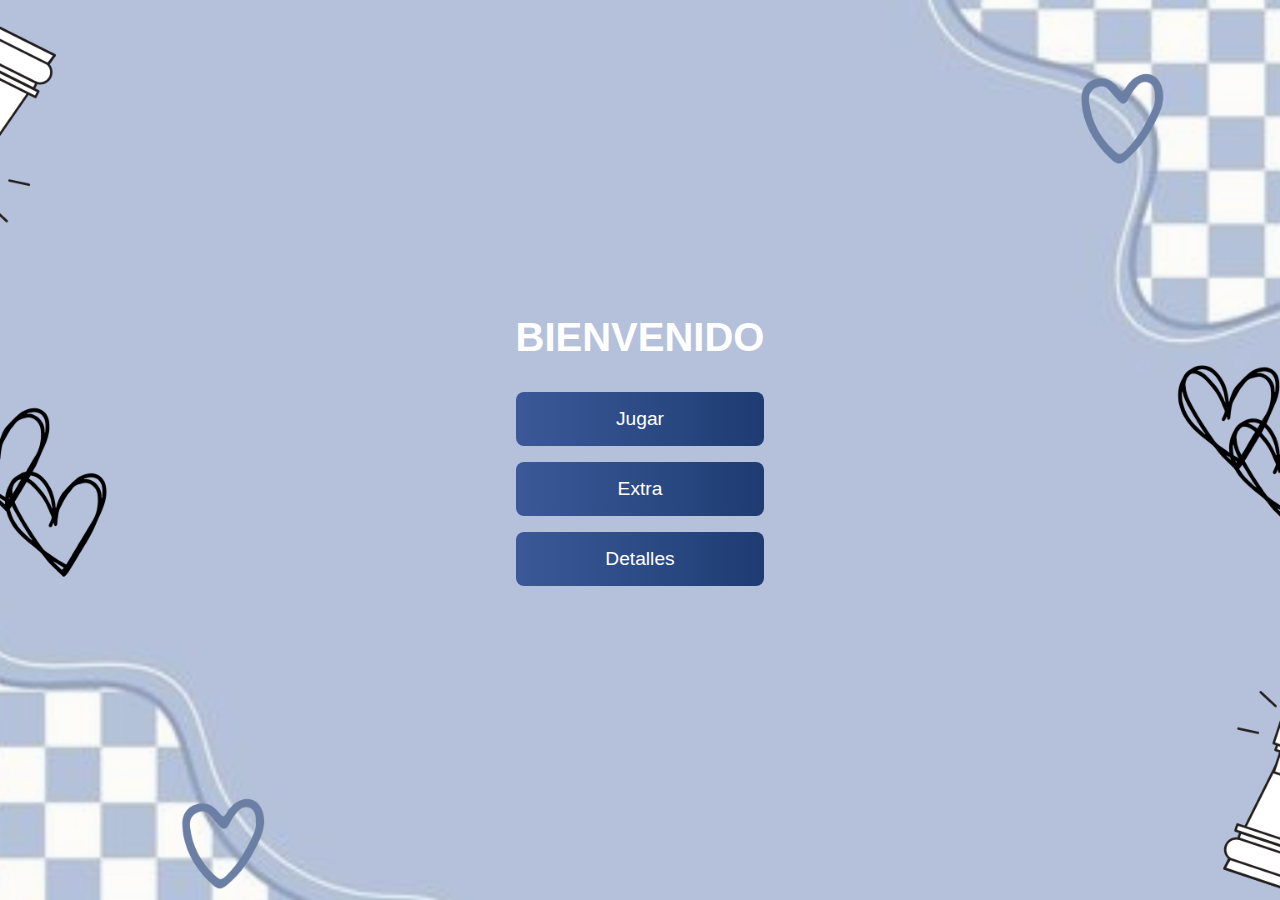
<file: index.html>
<!DOCTYPE html>
<html lang="es">
<head>
    <meta charset="UTF-8">
    <meta name="viewport" content="width=device-width, initial-scale=1.0">
    <title>Página Principal</title>
    <link rel="stylesheet" href="styles.css">
</head>
<body>
    <div class="overlay"></div>
    <div class="container">
        <h1>BIENVENIDO</h1>
        <div class="button-container">
            <a href="jugar.html" class="button">Jugar</a>
            <a href="extra.html" class="button">Extra</a>
            <a href="detalle.html" class="button">Detalles</a>
        </div>
    </div>
</body>
</html>
</file>
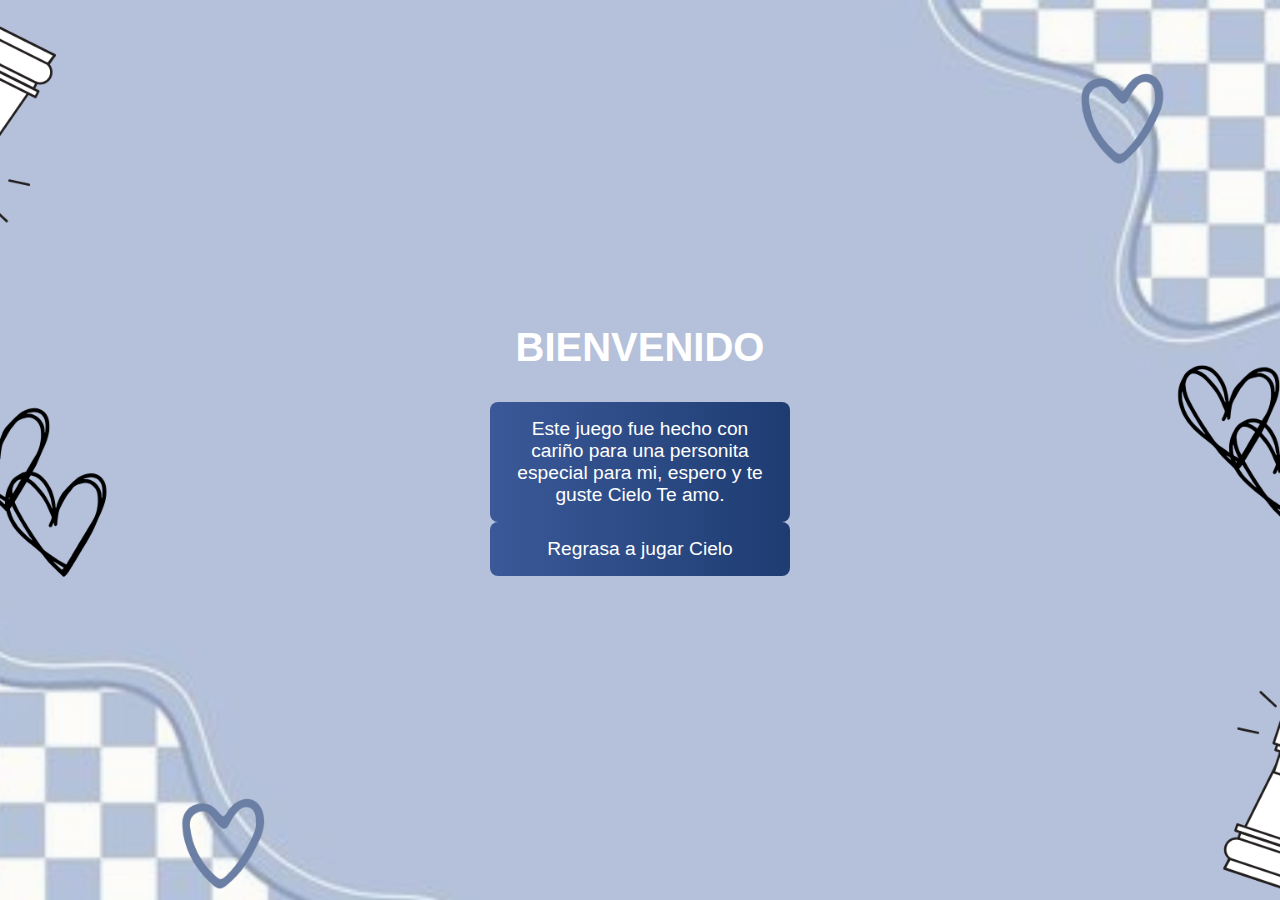
<file: detalle.html>
<!DOCTYPE html>
<html lang="es">
<head>
    <meta charset="UTF-8">
    <meta name="viewport" content="width=device-width, initial-scale=1.0">
    <title>Página Principal</title>
    <link rel="stylesheet" href="styles.css">
</head>
<body>
    <div class="overlay"></div>
    <div class="container">
        <h1>BIENVENIDO</h1>
            <section>
                    <div class="text-container">
                            <p>Este juego fue hecho con cariño para una personita especial para mi, espero y te guste Cielo
                                Te amo. <br>
                            </p>

                    </div>

            </section>

            <section>
                <div class="button-container">
            
                    <a href="index.html" class="button">Regrasa a jugar Cielo</a>
                </div>

            </section>

    </div>
</body>
</html>
</file>
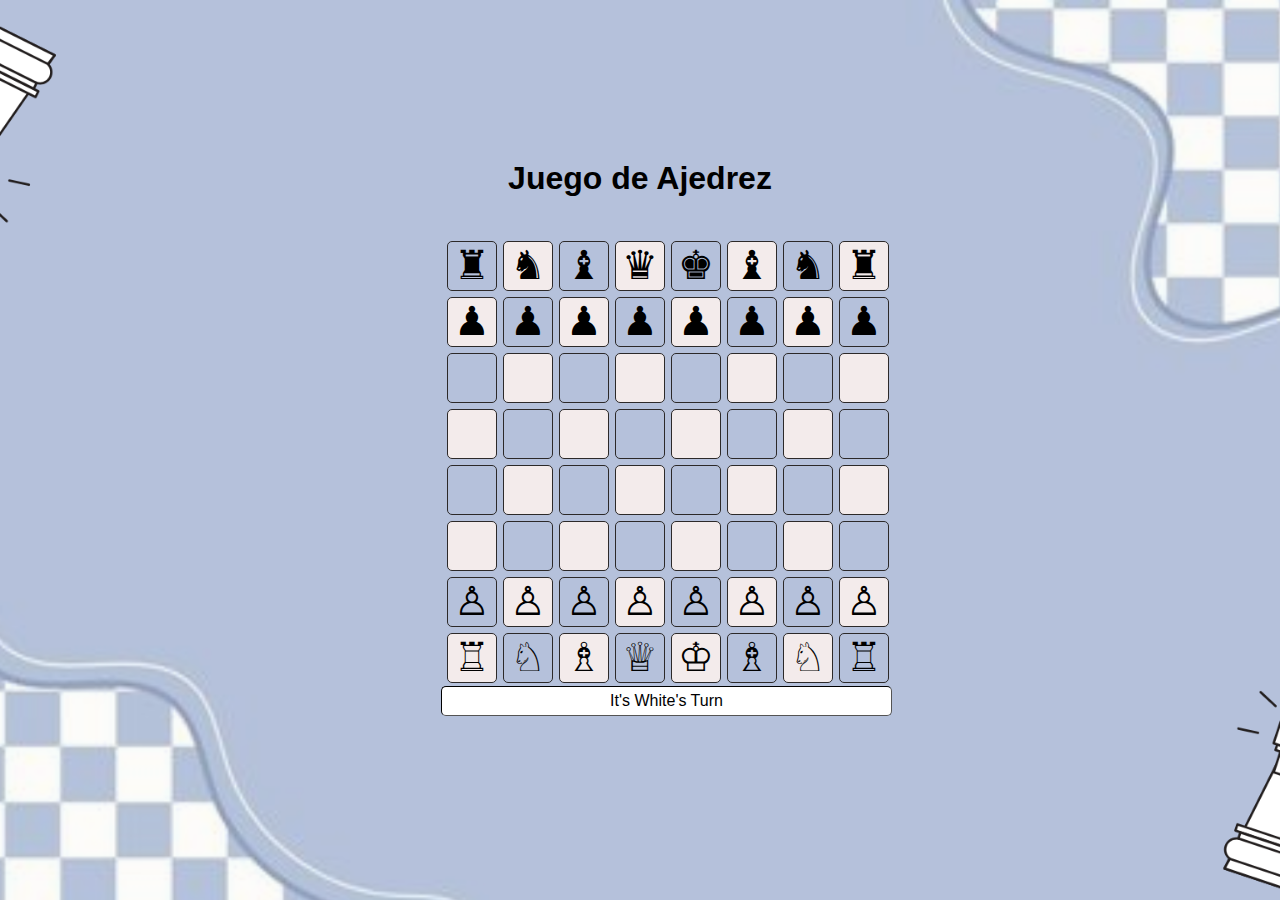
<file: jugar.html>
<!DOCTYPE html>
<html lang="en">
<head>
    <meta charset="UTF-8">
    <meta http-equiv="X-UA-Compatible" content="IE=edge">
    <meta name="viewport" content="width=device-width, initial-scale=1.0">
    <title>Cielo</title>
    <link rel="stylesheet" href="style.css">
</head>
<body>
    <h1 id="game-h1">Juego de Ajedrez</h1>
    <div id="game">
        <!-- row eight -->
        <div class="cellprefix"></div>
        <div class="gamecell" id="1_8"></div>
        <div class="gamecell grey" id="2_8"></div>
        <div class="gamecell" id="3_8"></div>
        <div class="gamecell grey" id="4_8"></div>
        <div class="gamecell" id="5_8"></div>
        <div class="gamecell grey" id="6_8"></div>
        <div class="gamecell" id="7_8"></div>
        <div class="gamecell grey" id="8_8"></div>
        <!-- row seven -->
        <div class="cellprefix"></div>
        <div class="gamecell grey" id="1_7"></div>
        <div class="gamecell" id="2_7"></div>
        <div class="gamecell grey" id="3_7"></div>
        <div class="gamecell" id="4_7"></div>
        <div class="gamecell grey" id="5_7"></div>
        <div class="gamecell" id="6_7"></div>
        <div class="gamecell grey" id="7_7"></div>
        <div class="gamecell" id="8_7"></div>
        <!-- row six -->
        <div class="cellprefix"></div>
        <div class="gamecell" id="1_6"></div>
        <div class="gamecell grey" id="2_6"></div>
        <div class="gamecell" id="3_6"></div>
        <div class="gamecell grey" id="4_6"></div>
        <div class="gamecell" id="5_6"></div>
        <div class="gamecell grey" id="6_6"></div>
        <div class="gamecell" id="7_6"></div>
        <div class="gamecell grey" id="8_6"></div>
        <!-- row five -->
        <div class="cellprefix"></div>
        <div class="gamecell grey" id="1_5"></div>
        <div class="gamecell" id="2_5"></div>
        <div class="gamecell grey" id="3_5"></div>
        <div class="gamecell" id="4_5"></div>
        <div class="gamecell grey" id="5_5"></div>
        <div class="gamecell" id="6_5"></div>
        <div class="gamecell grey" id="7_5"></div>
        <div class="gamecell" id="8_5"></div>
        <!-- row four -->
        <div class="cellprefix"></div>
        <div class="gamecell" id="1_4"></div>
        <div class="gamecell grey" id="2_4"></div>
        <div class="gamecell" id="3_4"></div>
        <div class="gamecell grey" id="4_4"></div>
        <div class="gamecell" id="5_4"></div>
        <div class="gamecell grey" id="6_4"></div>
        <div class="gamecell" id="7_4"></div>
        <div class="gamecell grey" id="8_4"></div>
        <!-- row three -->
        <div class="cellprefix"></div>
        <div class="gamecell grey" id="1_3"></div>
        <div class="gamecell" id="2_3"></div>
        <div class="gamecell grey" id="3_3"></div>
        <div class="gamecell" id="4_3"></div>
        <div class="gamecell grey" id="5_3"></div>
        <div class="gamecell" id="6_3"></div>
        <div class="gamecell grey" id="7_3"></div>
        <div class="gamecell" id="8_3"></div>
        <!-- row two -->
        <div class="cellprefix"></div>
        <div class="gamecell" id="1_2"></div>
        <div class="gamecell grey" id="2_2"></div>
        <div class="gamecell" id="3_2"></div>
        <div class="gamecell grey" id="4_2"></div>
        <div class="gamecell" id="5_2"></div>
        <div class="gamecell grey" id="6_2"></div>
        <div class="gamecell" id="7_2"></div>
        <div class="gamecell grey" id="8_2"></div>
        <!-- row one -->
        <div class="cellprefix"></div>
        <div class="gamecell grey" id="1_1"></div>
        <div class="gamecell" id="2_1"></div>
        <div class="gamecell grey" id="3_1"></div>
        <div class="gamecell" id="4_1"></div>
        <div class="gamecell grey" id="5_1"></div>
        <div class="gamecell" id="6_1"></div>
        <div class="gamecell grey" id="7_1"></div>
        <div class="gamecell" id="8_1"></div>
      
        <div id="turn">It's White's Turn</div>
    </div>


    <script src='https://cdnjs.cloudflare.com/ajax/libs/jquery/3.2.1/jquery.min.js'></script>
    <script src="script.js"></script>
</body>
</html>
</file>
<file: styles.css>
* {
    margin: 0;
    padding: 0;
    box-sizing: border-box;
    font-family: Arial, sans-serif;
}

body {
    display: flex;
    justify-content: center;
    align-items: center;
    height: 100vh;
    background-image: url('fondoindex.png'); /* Asegúrate de reemplazar 'ruta_de_tu_imagen.jpg' con la ruta real de tu imagen */
    background-size: cover;
    background-position: center;
    color: #ffffff;
    position: relative;
    overflow: hidden;
}

.overlay {
    position: absolute;
    top: 0;
    left: 0;
    width: 100%;
    height: 100%;
    background-color: rgba(224, 224, 236, 0); /* Efecto de oscurecimiento sobre la imagen de fondo */
    z-index: 1;
}

.container {
    position: relative;
    z-index: 2;
    text-align: center;
}
.text-container{
    position: relative;
    z-index: 2;
    text-align: center;
    display: block;
    width: 100%;
    max-width: 300px;
    padding: 1rem;
    margin: 0 auto;
    font-size: 1.2rem;
    color: #ffffff;
    text-decoration: none;
    text-align: center;
    background: linear-gradient(90deg, #3b5998, #1e3c72);
    border-radius: 8px;
    transition: background 0.3s ease, transform 0.2s ease;
}

h1 {
    font-size: 2.5rem;
    margin-bottom: 2rem;
}

.button-container {
    display: flex;
    flex-direction: column;
    gap: 1rem;
}

.button {
    display: block;
    width: 100%;
    max-width: 300px;
    padding: 1rem;
    margin: 0 auto;
    font-size: 1.2rem;
    color: #ffffff;
    text-decoration: none;
    text-align: center;
    background: linear-gradient(90deg, #3b5998, #1e3c72);
    border-radius: 8px;
    transition: background 0.3s ease, transform 0.2s ease;
}

.button:hover {
    background: linear-gradient(90deg, #1e3c72, #3b5998);
    transform: scale(1.05);
}

.button:active {
    transform: scale(1);
}
</file>
<file: style.css>
html,
body {
  width: 100vw;
  height: 100vh;
  padding: 0;
  margin: 0;
  font-family: sans-serif;
  display: flex;
  flex-direction: column;
  align-items: center;
  justify-content: center;
  background-image: url('fondoa.png'); /* Usa la imagen que subiste */
  background-size: cover; /* La imagen de fondo cubre toda el pantalla */
  background-position: center; /* Centra la imagen de fondo */
  background-repeat: no-repeat; /* Evita que la imagen se repita */
}

/* Contenedor principal del tablero */
.chess-board {
  margin: 20px;
  padding: 15px;
  background-color: rgba(255, 255, 255, 0.9); /* Fondo semitransparente */
  border-radius: 10px;
  box-shadow: 0 4px 10px rgba(0, 0, 0, 0.5);
}


div * {
  padding: 0;
  margin: 0;
  box-sizing: border-box;
}

#turn {
  max-width: 451px;
  max-height: 30px;
  width: 100%;
  height: 100%;
  position: relative;
  float: right;
  border-radius: 5px;
  border: 1px solid rgb(0, 0, 0);
  border-style: inset;
  text-align: center;
  padding: 5px 0 0 0;
  background: #fff;
  transition: .85s linear;
}

.turnhighlight {
  background: #5cb85c !important;
  color: #fff;
}
#game-h1 {
  text-align: center;
}

#game {
  max-width: 504px;
  max-height: 504px;
  width: 100%;
  height: 100%;
  position: relative;
  margin: 20px auto;
}

.cellprefix {
  width: 100%;
  height: 100%;
  max-width: 50px;
  max-height: 50px;
  float: left;
  margin: 3px;
  padding: 15px 0 0 20px;
}

.gamecell {
  border: 1px solid #2c2929;
  width: 100%;
  height: 100%;
  max-width: 50px;
  max-height: 50px;
  float: left;
  margin: 3px;
  transition: all 0.5s ease-in-out;
  border-radius: 5px;
  font-size: 30pt;
  padding: 0 0 0 6px;
  cursor: pointer;
  z-index: 1;
}

.gamecell:hover {
  color: #fff;
  background: rgba(37, 88, 228, 0.712);
  z-index: 2;
  transform: translate(10px, -10px);
  animation: neonBlueText 1.5s ease-in-out infinite alternate;
}

.grey {
  background: rgb(243, 235, 235);
}

.green {
  /*background: green !important;*/
  background: #4e41a1 !important;
}

.neonblue_txt {
  animation: neonBlueText 1.5s ease-in-out infinite alternate;
}

.neonorange_txt {
  animation: neonOrangeText 1.5s ease-in-out infinite alternate;
}

.neongreen_txt {
  animation: neonGreenText 1.5s ease-in-out infinite alternate;
}

/* --- N E O N    T E X T --- */
@keyframes neonBlueText {
  from {
    text-shadow: 0 0 10px #fff, 0 0 20px #fff, 0 0 30px #fff, 0 0 40px #228dff,
      0 0 70px #228dff, 0 0 80px #228dff, 0 0 100px #228dff, 0 0 150px #228dff;
  }
  to {
    text-shadow: 0 0 5px #fff, 0 0 10px #fff, 0 0 15px #fff, 0 0 20px #228dff,
      0 0 35px #228dff, 0 0 40px #228dff, 0 0 50px #228dff, 0 0 75px #228dff;
  }
}

@keyframes neonOrangeText {
  from {
    text-shadow: 0 0 10px #fff, 0 0 20px #fff, 0 0 30px #fff, 0 0 40px #ff9900,
      0 0 70px #ff9900, 0 0 80px #ff9900, 0 0 100px #ff9900, 0 0 150px #ff9900;
  }
  to {
    text-shadow: 0 0 5px #fff, 0 0 10px #fff, 0 0 15px #fff, 0 0 20px #ff9900,
      0 0 35px #ff9900, 0 0 40px #ff9900, 0 0 50px #ff9900, 0 0 75px #ff9900;
  }
}

@keyframes neonGreenText {
  from {
    text-shadow: 0 0 10px #fff, 0 0 20px #fff, 0 0 30px #fff, 0 0 40px #b6ff00,
      0 0 70px #b6ff00, 0 0 80px #b6ff00, 0 0 100px #b6ff00, 0 0 150px #b6ff00;
  }
  to {
    text-shadow: 0 0 5px #fff, 0 0 10px #fff, 0 0 15px #fff, 0 0 20px #b6ff00,
      0 0 35px #b6ff00, 0 0 40px #b6ff00, 0 0 50px #b6ff00, 0 0 75px #b6ff00;
  }
}
/* --- N E O N --- */

/* animation: neon 1.5s ease-in-out infinite alternate; */

@keyframes neonBlue {
  from {
    box-shadow: 0 0 10px #fff, 0 0 20px #fff, 0 0 30px #fff, 0 0 40px #228dff,
      0 0 70px #228dff, 0 0 80px #228dff, 0 0 100px #228dff, 0 0 150px #228dff;
  }
  to {
    box-shadow: 0 0 5px #fff, 0 0 10px #fff, 0 0 15px #fff, 0 0 20px #228dff,
      0 0 35px #228dff, 0 0 40px #228dff, 0 0 50px #228dff, 0 0 75px #228dff;
  }
}

/*! * * * * * * * * * * * * * * * * * * * *\  
  CSShake :: shake-little
  v1.5.0
  CSS classes to move your DOM
  (c) 2015 @elrumordelaluz
  http://elrumordelaluz.github.io/csshake/
  Licensed under MIT
\* * * * * * * * * * * * * * * * * * * * */
.shake-little {
  display: inline-block;
  transform-origin: center center; }

.shake-freeze,
.shake-constant.shake-constant--hover:hover,
.shake-trigger:hover .shake-constant.shake-constant--hover {
  animation-play-state: paused; }

.shake-freeze:hover,
.shake-trigger:hover .shake-freeze, .shake-little:hover,
.shake-trigger:hover .shake-little {
  animation-play-state: running; }

@keyframes shake-little {
  2% {
    transform: translate(1px, 0px) rotate(0.5deg); }
  4% {
    transform: translate(1px, 0px) rotate(0.5deg); }
  6% {
    transform: translate(1px, 1px) rotate(0.5deg); }
  8% {
    transform: translate(0px, 0px) rotate(0.5deg); }
  10% {
    transform: translate(1px, 0px) rotate(0.5deg); }
  12% {
    transform: translate(0px, 0px) rotate(0.5deg); }
  14% {
    transform: translate(1px, 1px) rotate(0.5deg); }
  16% {
    transform: translate(0px, 1px) rotate(0.5deg); }
  18% {
    transform: translate(1px, 0px) rotate(0.5deg); }
  20% {
    transform: translate(0px, 1px) rotate(0.5deg); }
  22% {
    transform: translate(0px, 0px) rotate(0.5deg); }
  24% {
    transform: translate(0px, 0px) rotate(0.5deg); }
  26% {
    transform: translate(1px, 1px) rotate(0.5deg); }
  28% {
    transform: translate(0px, 1px) rotate(0.5deg); }
  30% {
    transform: translate(0px, 0px) rotate(0.5deg); }
  32% {
    transform: translate(1px, 1px) rotate(0.5deg); }
  34% {
    transform: translate(0px, 1px) rotate(0.5deg); }
  36% {
    transform: translate(0px, 1px) rotate(0.5deg); }
  38% {
    transform: translate(0px, 0px) rotate(0.5deg); }
  40% {
    transform: translate(1px, 0px) rotate(0.5deg); }
  42% {
    transform: translate(0px, 1px) rotate(0.5deg); }
  44% {
    transform: translate(0px, 1px) rotate(0.5deg); }
  46% {
    transform: translate(0px, 0px) rotate(0.5deg); }
  48% {
    transform: translate(1px, 0px) rotate(0.5deg); }
  50% {
    transform: translate(1px, 1px) rotate(0.5deg); }
  52% {
    transform: translate(0px, 0px) rotate(0.5deg); }
  54% {
    transform: translate(1px, 1px) rotate(0.5deg); }
  56% {
    transform: translate(0px, 1px) rotate(0.5deg); }
  58% {
    transform: translate(1px, 0px) rotate(0.5deg); }
  60% {
    transform: translate(1px, 1px) rotate(0.5deg); }
  62% {
    transform: translate(0px, 1px) rotate(0.5deg); }
  64% {
    transform: translate(0px, 0px) rotate(0.5deg); }
  66% {
    transform: translate(1px, 0px) rotate(0.5deg); }
  68% {
    transform: translate(0px, 0px) rotate(0.5deg); }
  70% {
    transform: translate(1px, 0px) rotate(0.5deg); }
  72% {
    transform: translate(1px, 1px) rotate(0.5deg); }
  74% {
    transform: translate(1px, 1px) rotate(0.5deg); }
  76% {
    transform: translate(0px, 0px) rotate(0.5deg); }
  78% {
    transform: translate(0px, 0px) rotate(0.5deg); }
  80% {
    transform: translate(1px, 0px) rotate(0.5deg); }
  82% {
    transform: translate(1px, 1px) rotate(0.5deg); }
  84% {
    transform: translate(0px, 1px) rotate(0.5deg); }
  86% {
    transform: translate(1px, 1px) rotate(0.5deg); }
  88% {
    transform: translate(1px, 1px) rotate(0.5deg); }
  90% {
    transform: translate(0px, 1px) rotate(0.5deg); }
  92% {
    transform: translate(1px, 0px) rotate(0.5deg); }
  94% {
    transform: translate(1px, 0px) rotate(0.5deg); }
  96% {
    transform: translate(1px, 0px) rotate(0.5deg); }
  98% {
    transform: translate(1px, 1px) rotate(0.5deg); }
  0%, 100% {
    transform: translate(0, 0) rotate(0); } }

.shake-little:hover,
.shake-trigger:hover .shake-little, .shake-little.shake-freeze, .shake-little.shake-constant {
  animation-name: shake-little;
  animation-duration: 100ms;
  animation-timing-function: ease-in-out;
  animation-iteration-count: infinite; }
</file>
